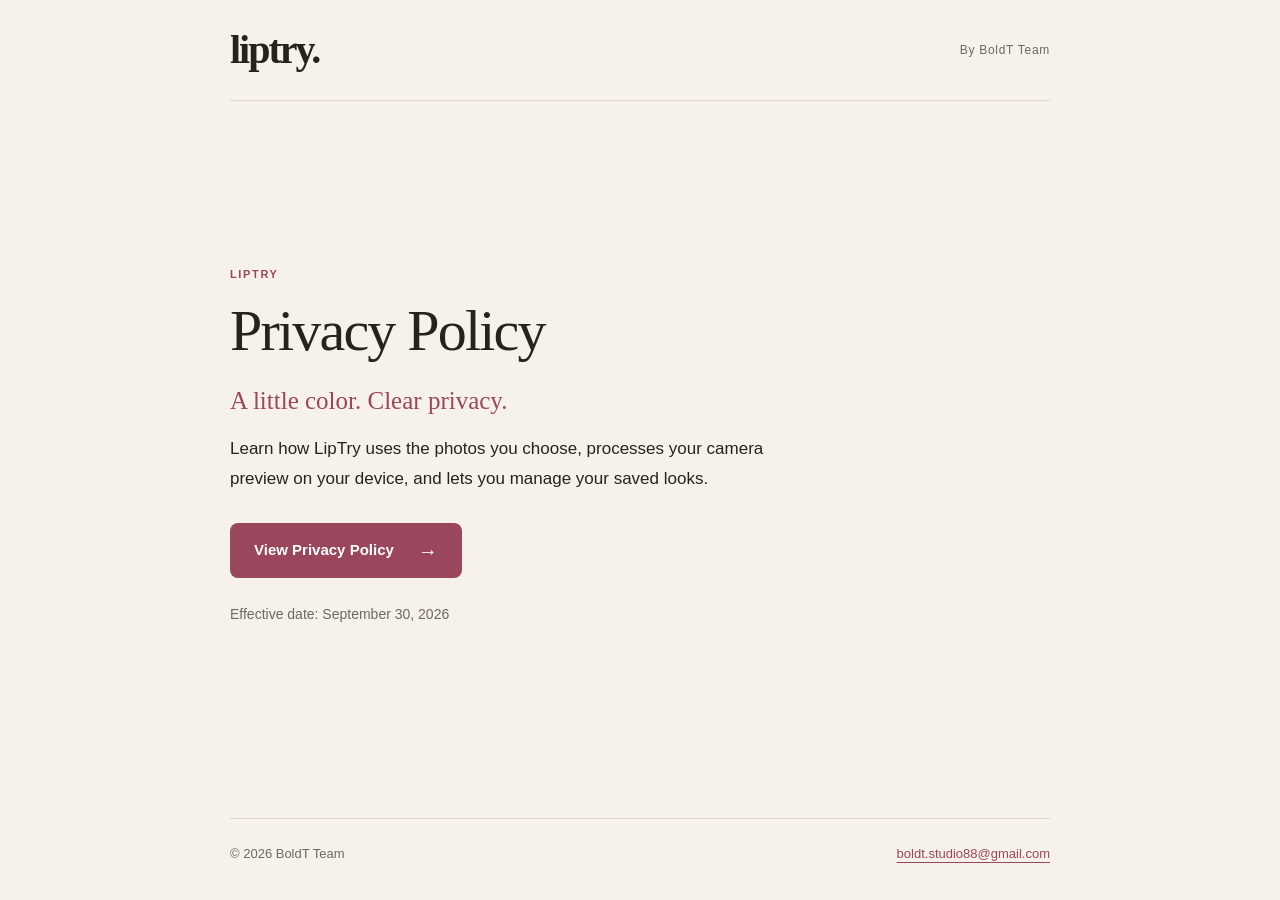
<file: index.html>
<!DOCTYPE html>
<html lang="en">
<head>
  <meta charset="UTF-8">
  <meta name="viewport" content="width=device-width, initial-scale=1">
  <meta name="description" content="Read the privacy policy for LipTry, a virtual lip color try-on app by BoldT Team.">
  <meta name="theme-color" content="#F7F2E9">
  <meta name="color-scheme" content="light">
  <title>LipTry | Privacy Policy</title>
  <link rel="canonical" href="https://micahraven95-prog.github.io/LipTry-Privacy/">
  <link rel="stylesheet" href="styles.css">
</head>
<body class="landing-page">
  <a class="skip-link" href="#main">Skip to content</a>
  <header class="site-header shell">
    <a class="wordmark" href="index.html" aria-label="LipTry home">liptry.</a>
    <span class="header-note">By BoldT Team</span>
  </header>
  <main id="main" class="shell landing-main">
    <div class="landing-content">
      <p class="eyebrow">LipTry</p>
      <h1>Privacy Policy</h1>
      <p class="landing-intro">A little color. Clear privacy.</p>
      <p>Learn how LipTry uses the photos you choose, processes your camera preview on your device, and lets you manage your saved looks.</p>
      <a class="button" href="privacy.html">View Privacy Policy <span aria-hidden="true">&rarr;</span></a>
      <p class="effective-date">Effective date: <time datetime="2026-09-30">September 30, 2026</time></p>
    </div>
  </main>
  <footer class="site-footer shell">
    <p>&copy; 2026 BoldT Team</p>
    <a href="mailto:boldt.studio88@gmail.com">boldt.studio88@gmail.com</a>
  </footer>
</body>
</html>
</file>
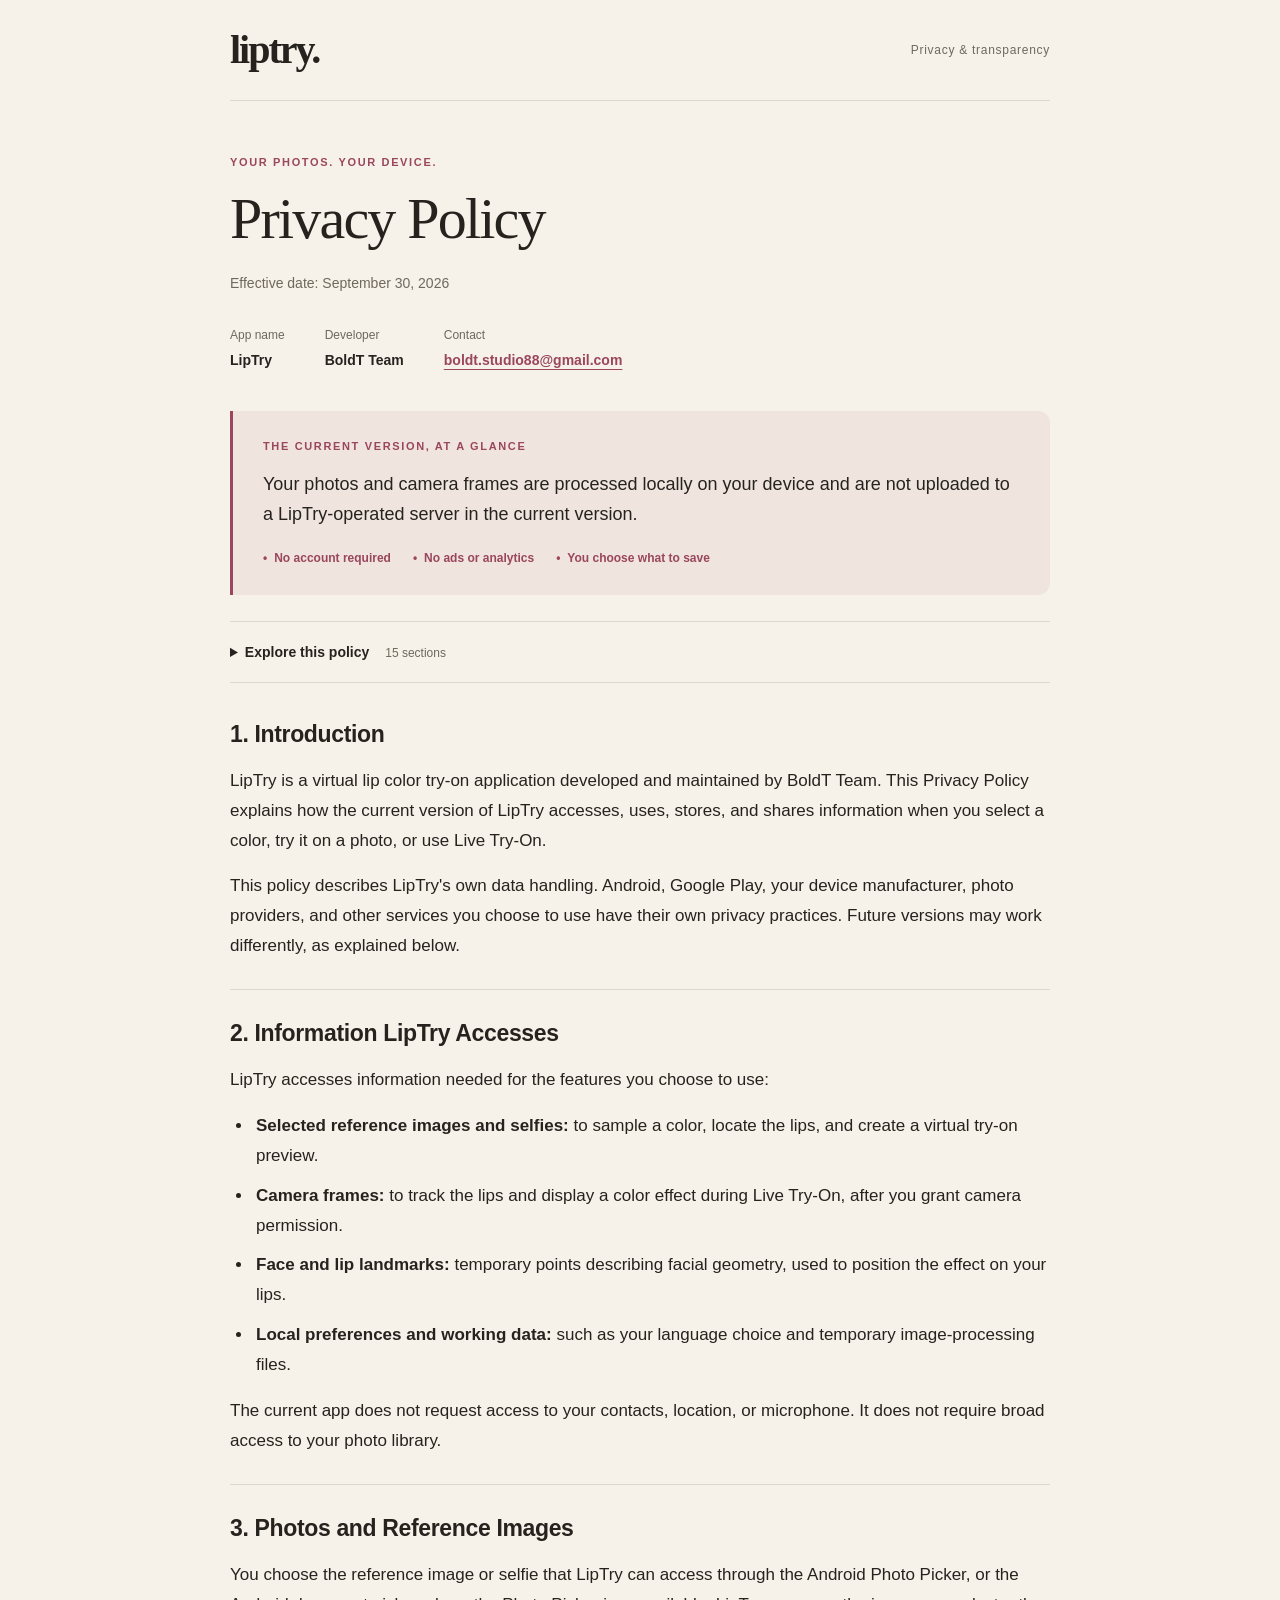
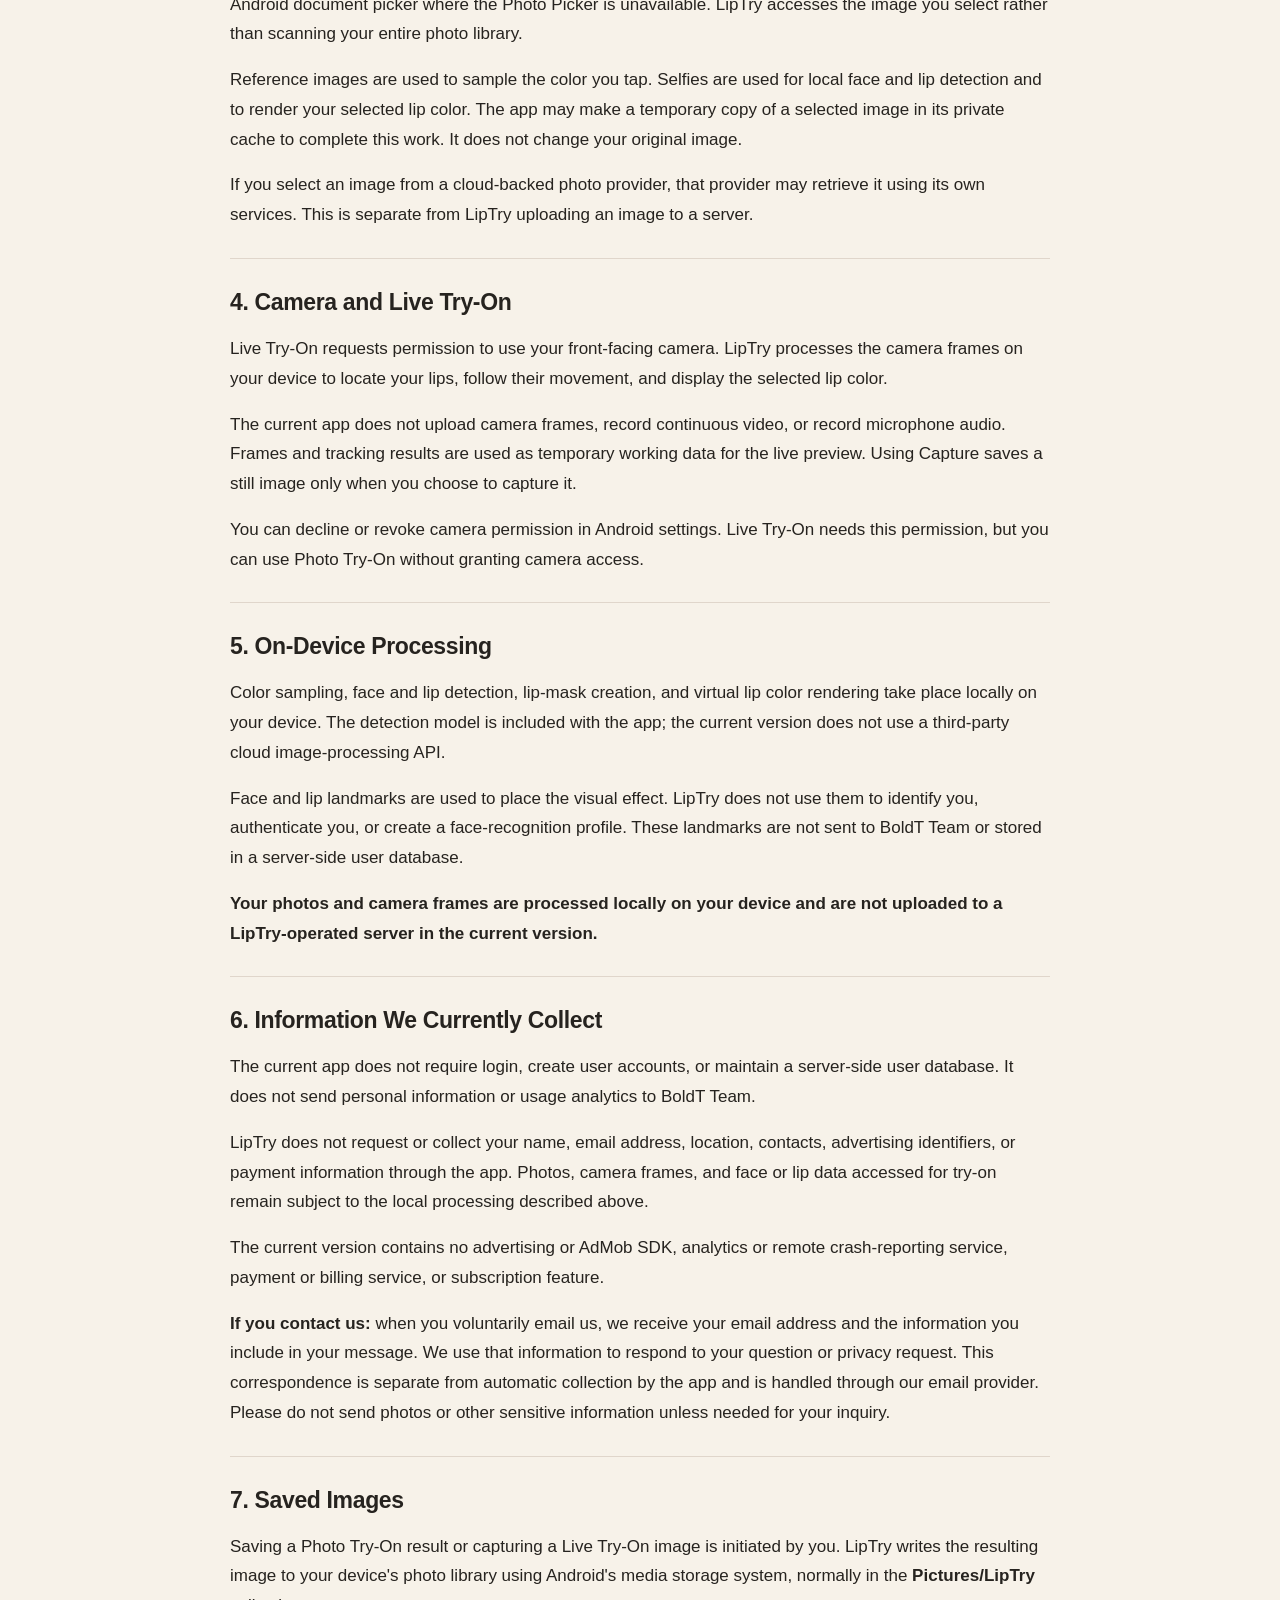
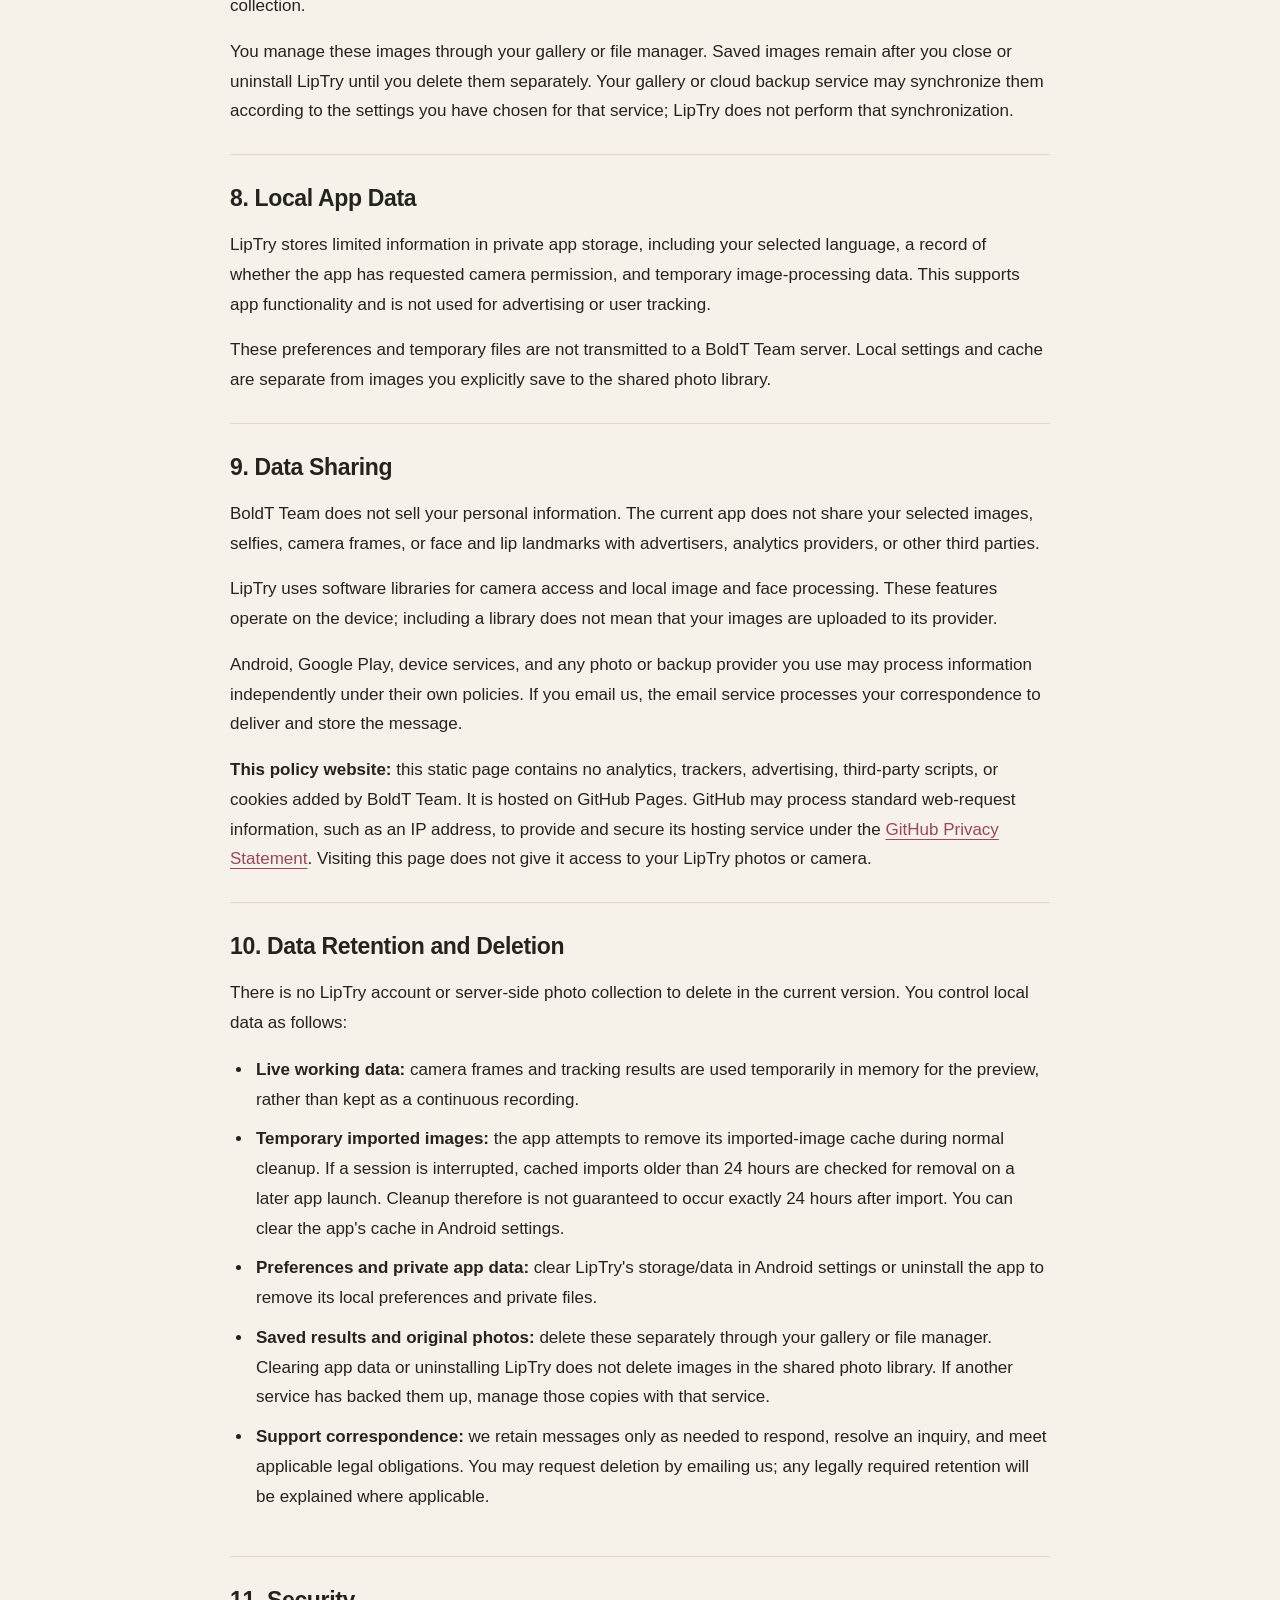
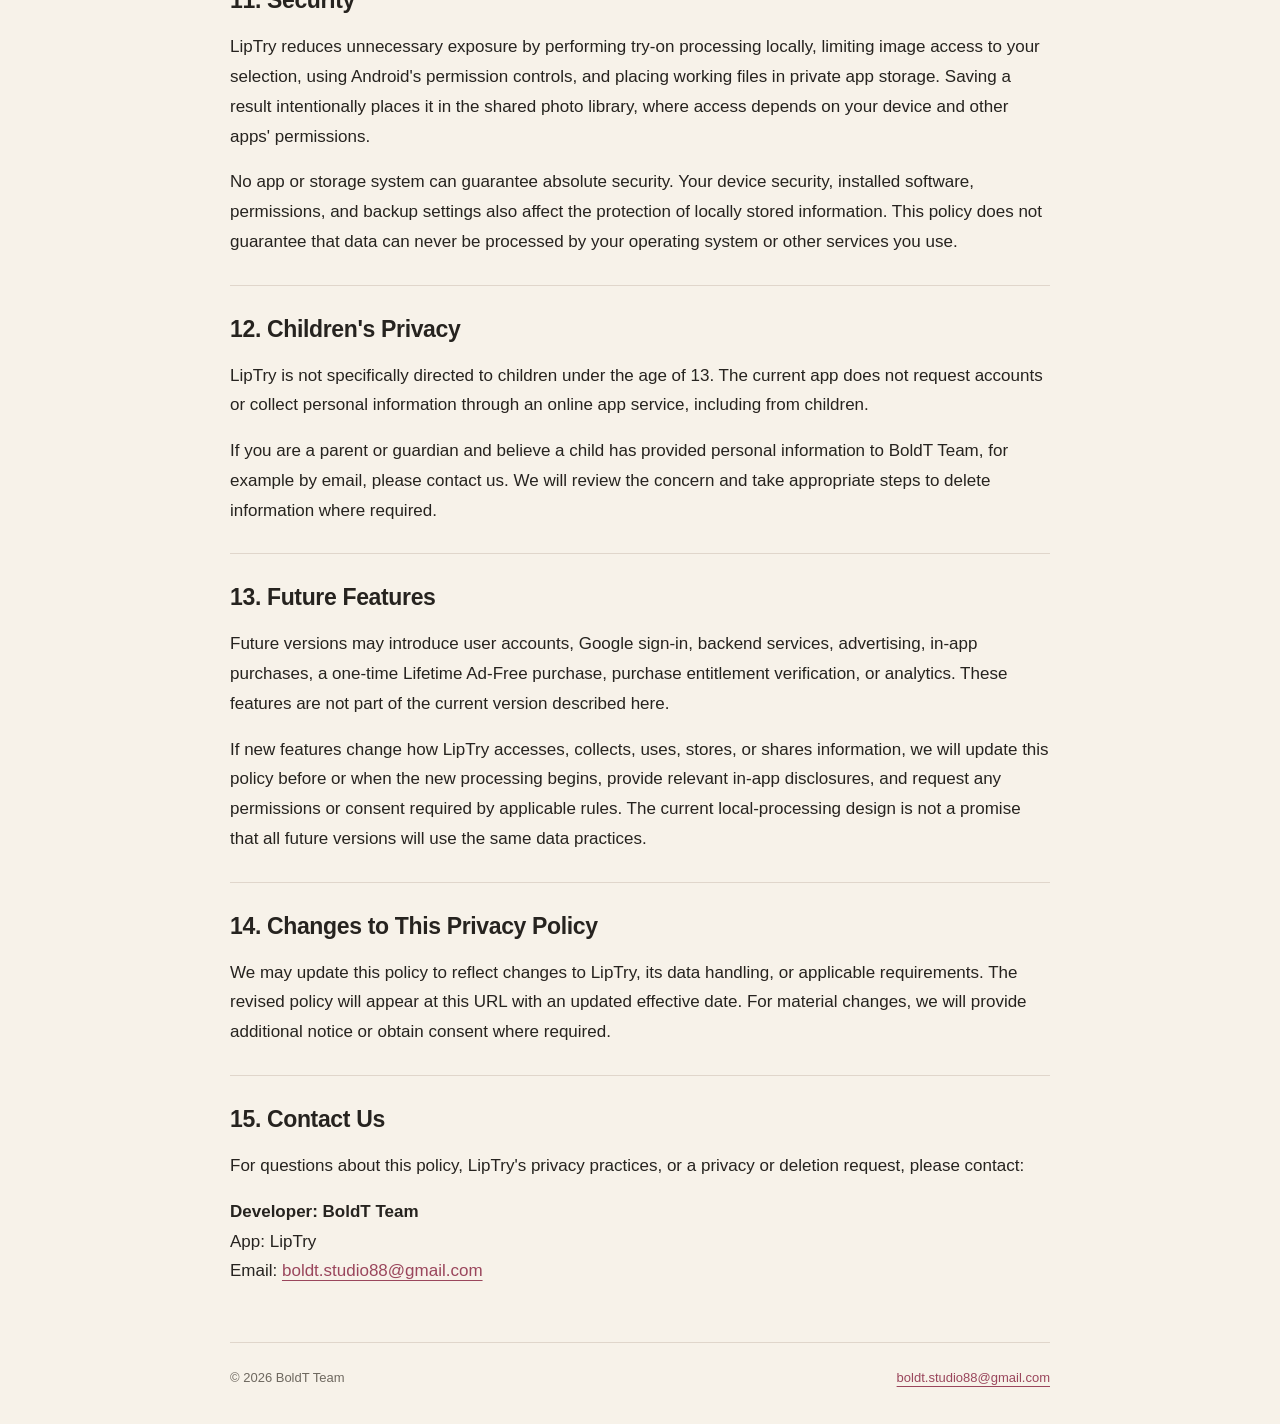
<file: privacy.html>
<!DOCTYPE html>
<html lang="en">
<head>
  <meta charset="UTF-8">
  <meta name="viewport" content="width=device-width, initial-scale=1">
  <meta name="description" content="Privacy Policy for the LipTry mobile application.">
  <meta name="theme-color" content="#F7F2E9">
  <meta name="color-scheme" content="light">
  <title>LipTry Privacy Policy</title>
  <link rel="canonical" href="https://micahraven95-prog.github.io/LipTry-Privacy/privacy.html">
  <link rel="stylesheet" href="styles.css">
</head>
<body>
  <a class="skip-link" href="#main">Skip to content</a>
  <header class="site-header shell">
    <a class="wordmark" href="index.html" aria-label="LipTry home">liptry.</a>
    <span class="header-note">Privacy &amp; transparency</span>
  </header>

  <main id="main" class="shell">
    <header class="page-heading">
      <p class="eyebrow">Your photos. Your device.</p>
      <h1>Privacy Policy</h1>
      <p class="effective-date">Effective date: <time datetime="2026-09-30">September 30, 2026</time></p>
      <dl class="policy-details">
        <div><dt>App name</dt><dd>LipTry</dd></div>
        <div><dt>Developer</dt><dd>BoldT Team</dd></div>
        <div><dt>Contact</dt><dd><a href="mailto:boldt.studio88@gmail.com">boldt.studio88@gmail.com</a></dd></div>
      </dl>
    </header>

    <aside class="privacy-summary" aria-label="Current version at a glance">
      <p class="eyebrow">The current version, at a glance</p>
      <p><strong>Your photos and camera frames are processed locally on your device and are not uploaded to a LipTry-operated server in the current version.</strong></p>
      <ul class="summary-list">
        <li>No account required</li>
        <li>No ads or analytics</li>
        <li>You choose what to save</li>
      </ul>
    </aside>

    <nav class="contents" aria-label="Privacy policy sections">
      <details>
        <summary>Explore this policy <span class="contents-count">15 sections</span></summary>
        <ol>
          <li><a href="#introduction">Introduction</a></li>
          <li><a href="#information-accessed">Information LipTry Accesses</a></li>
          <li><a href="#photos">Photos and Reference Images</a></li>
          <li><a href="#camera">Camera and Live Try-On</a></li>
          <li><a href="#on-device">On-Device Processing</a></li>
          <li><a href="#collection">Information We Currently Collect</a></li>
          <li><a href="#saved-images">Saved Images</a></li>
          <li><a href="#local-data">Local App Data</a></li>
          <li><a href="#sharing">Data Sharing</a></li>
          <li><a href="#retention">Data Retention and Deletion</a></li>
          <li><a href="#security">Security</a></li>
          <li><a href="#children">Children's Privacy</a></li>
          <li><a href="#future">Future Features</a></li>
          <li><a href="#changes">Changes to This Privacy Policy</a></li>
          <li><a href="#contact">Contact Us</a></li>
        </ol>
      </details>
    </nav>

    <article class="policy-body" aria-label="LipTry Privacy Policy">
      <section id="introduction" aria-labelledby="introduction-title">
        <h2 id="introduction-title">1. Introduction</h2>
        <p>LipTry is a virtual lip color try-on application developed and maintained by BoldT Team. This Privacy Policy explains how the current version of LipTry accesses, uses, stores, and shares information when you select a color, try it on a photo, or use Live Try-On.</p>
        <p>This policy describes LipTry's own data handling. Android, Google Play, your device manufacturer, photo providers, and other services you choose to use have their own privacy practices. Future versions may work differently, as explained below.</p>
      </section>

      <section id="information-accessed" aria-labelledby="information-accessed-title">
        <h2 id="information-accessed-title">2. Information LipTry Accesses</h2>
        <p>LipTry accesses information needed for the features you choose to use:</p>
        <ul>
          <li><strong>Selected reference images and selfies:</strong> to sample a color, locate the lips, and create a virtual try-on preview.</li>
          <li><strong>Camera frames:</strong> to track the lips and display a color effect during Live Try-On, after you grant camera permission.</li>
          <li><strong>Face and lip landmarks:</strong> temporary points describing facial geometry, used to position the effect on your lips.</li>
          <li><strong>Local preferences and working data:</strong> such as your language choice and temporary image-processing files.</li>
        </ul>
        <p>The current app does not request access to your contacts, location, or microphone. It does not require broad access to your photo library.</p>
      </section>

      <section id="photos" aria-labelledby="photos-title">
        <h2 id="photos-title">3. Photos and Reference Images</h2>
        <p>You choose the reference image or selfie that LipTry can access through the Android Photo Picker, or the Android document picker where the Photo Picker is unavailable. LipTry accesses the image you select rather than scanning your entire photo library.</p>
        <p>Reference images are used to sample the color you tap. Selfies are used for local face and lip detection and to render your selected lip color. The app may make a temporary copy of a selected image in its private cache to complete this work. It does not change your original image.</p>
        <p>If you select an image from a cloud-backed photo provider, that provider may retrieve it using its own services. This is separate from LipTry uploading an image to a server.</p>
      </section>

      <section id="camera" aria-labelledby="camera-title">
        <h2 id="camera-title">4. Camera and Live Try-On</h2>
        <p>Live Try-On requests permission to use your front-facing camera. LipTry processes the camera frames on your device to locate your lips, follow their movement, and display the selected lip color.</p>
        <p>The current app does not upload camera frames, record continuous video, or record microphone audio. Frames and tracking results are used as temporary working data for the live preview. Using Capture saves a still image only when you choose to capture it.</p>
        <p>You can decline or revoke camera permission in Android settings. Live Try-On needs this permission, but you can use Photo Try-On without granting camera access.</p>
      </section>

      <section id="on-device" aria-labelledby="on-device-title">
        <h2 id="on-device-title">5. On-Device Processing</h2>
        <p>Color sampling, face and lip detection, lip-mask creation, and virtual lip color rendering take place locally on your device. The detection model is included with the app; the current version does not use a third-party cloud image-processing API.</p>
        <p>Face and lip landmarks are used to place the visual effect. LipTry does not use them to identify you, authenticate you, or create a face-recognition profile. These landmarks are not sent to BoldT Team or stored in a server-side user database.</p>
        <p><strong>Your photos and camera frames are processed locally on your device and are not uploaded to a LipTry-operated server in the current version.</strong></p>
      </section>

      <section id="collection" aria-labelledby="collection-title">
        <h2 id="collection-title">6. Information We Currently Collect</h2>
        <p>The current app does not require login, create user accounts, or maintain a server-side user database. It does not send personal information or usage analytics to BoldT Team.</p>
        <p>LipTry does not request or collect your name, email address, location, contacts, advertising identifiers, or payment information through the app. Photos, camera frames, and face or lip data accessed for try-on remain subject to the local processing described above.</p>
        <p>The current version contains no advertising or AdMob SDK, analytics or remote crash-reporting service, payment or billing service, or subscription feature.</p>
        <p><strong>If you contact us:</strong> when you voluntarily email us, we receive your email address and the information you include in your message. We use that information to respond to your question or privacy request. This correspondence is separate from automatic collection by the app and is handled through our email provider. Please do not send photos or other sensitive information unless needed for your inquiry.</p>
      </section>

      <section id="saved-images" aria-labelledby="saved-images-title">
        <h2 id="saved-images-title">7. Saved Images</h2>
        <p>Saving a Photo Try-On result or capturing a Live Try-On image is initiated by you. LipTry writes the resulting image to your device's photo library using Android's media storage system, normally in the <strong>Pictures/LipTry</strong> collection.</p>
        <p>You manage these images through your gallery or file manager. Saved images remain after you close or uninstall LipTry until you delete them separately. Your gallery or cloud backup service may synchronize them according to the settings you have chosen for that service; LipTry does not perform that synchronization.</p>
      </section>

      <section id="local-data" aria-labelledby="local-data-title">
        <h2 id="local-data-title">8. Local App Data</h2>
        <p>LipTry stores limited information in private app storage, including your selected language, a record of whether the app has requested camera permission, and temporary image-processing data. This supports app functionality and is not used for advertising or user tracking.</p>
        <p>These preferences and temporary files are not transmitted to a BoldT Team server. Local settings and cache are separate from images you explicitly save to the shared photo library.</p>
      </section>

      <section id="sharing" aria-labelledby="sharing-title">
        <h2 id="sharing-title">9. Data Sharing</h2>
        <p>BoldT Team does not sell your personal information. The current app does not share your selected images, selfies, camera frames, or face and lip landmarks with advertisers, analytics providers, or other third parties.</p>
        <p>LipTry uses software libraries for camera access and local image and face processing. These features operate on the device; including a library does not mean that your images are uploaded to its provider.</p>
        <p>Android, Google Play, device services, and any photo or backup provider you use may process information independently under their own policies. If you email us, the email service processes your correspondence to deliver and store the message.</p>
        <p><strong>This policy website:</strong> this static page contains no analytics, trackers, advertising, third-party scripts, or cookies added by BoldT Team. It is hosted on GitHub Pages. GitHub may process standard web-request information, such as an IP address, to provide and secure its hosting service under the <a href="https://docs.github.com/en/site-policy/privacy-policies/github-general-privacy-statement" rel="noreferrer">GitHub Privacy Statement</a>. Visiting this page does not give it access to your LipTry photos or camera.</p>
      </section>

      <section id="retention" aria-labelledby="retention-title">
        <h2 id="retention-title">10. Data Retention and Deletion</h2>
        <p>There is no LipTry account or server-side photo collection to delete in the current version. You control local data as follows:</p>
        <ul>
          <li><strong>Live working data:</strong> camera frames and tracking results are used temporarily in memory for the preview, rather than kept as a continuous recording.</li>
          <li><strong>Temporary imported images:</strong> the app attempts to remove its imported-image cache during normal cleanup. If a session is interrupted, cached imports older than 24 hours are checked for removal on a later app launch. Cleanup therefore is not guaranteed to occur exactly 24 hours after import. You can clear the app's cache in Android settings.</li>
          <li><strong>Preferences and private app data:</strong> clear LipTry's storage/data in Android settings or uninstall the app to remove its local preferences and private files.</li>
          <li><strong>Saved results and original photos:</strong> delete these separately through your gallery or file manager. Clearing app data or uninstalling LipTry does not delete images in the shared photo library. If another service has backed them up, manage those copies with that service.</li>
          <li><strong>Support correspondence:</strong> we retain messages only as needed to respond, resolve an inquiry, and meet applicable legal obligations. You may request deletion by emailing us; any legally required retention will be explained where applicable.</li>
        </ul>
      </section>

      <section id="security" aria-labelledby="security-title">
        <h2 id="security-title">11. Security</h2>
        <p>LipTry reduces unnecessary exposure by performing try-on processing locally, limiting image access to your selection, using Android's permission controls, and placing working files in private app storage. Saving a result intentionally places it in the shared photo library, where access depends on your device and other apps' permissions.</p>
        <p>No app or storage system can guarantee absolute security. Your device security, installed software, permissions, and backup settings also affect the protection of locally stored information. This policy does not guarantee that data can never be processed by your operating system or other services you use.</p>
      </section>

      <section id="children" aria-labelledby="children-title">
        <h2 id="children-title">12. Children's Privacy</h2>
        <p>LipTry is not specifically directed to children under the age of 13. The current app does not request accounts or collect personal information through an online app service, including from children.</p>
        <p>If you are a parent or guardian and believe a child has provided personal information to BoldT Team, for example by email, please contact us. We will review the concern and take appropriate steps to delete information where required.</p>
      </section>

      <section id="future" aria-labelledby="future-title">
        <h2 id="future-title">13. Future Features</h2>
        <p>Future versions may introduce user accounts, Google sign-in, backend services, advertising, in-app purchases, a one-time Lifetime Ad-Free purchase, purchase entitlement verification, or analytics. These features are not part of the current version described here.</p>
        <p>If new features change how LipTry accesses, collects, uses, stores, or shares information, we will update this policy before or when the new processing begins, provide relevant in-app disclosures, and request any permissions or consent required by applicable rules. The current local-processing design is not a promise that all future versions will use the same data practices.</p>
      </section>

      <section id="changes" aria-labelledby="changes-title">
        <h2 id="changes-title">14. Changes to This Privacy Policy</h2>
        <p>We may update this policy to reflect changes to LipTry, its data handling, or applicable requirements. The revised policy will appear at this URL with an updated effective date. For material changes, we will provide additional notice or obtain consent where required.</p>
      </section>

      <section id="contact" aria-labelledby="contact-title" class="contact-section">
        <h2 id="contact-title">15. Contact Us</h2>
        <p>For questions about this policy, LipTry's privacy practices, or a privacy or deletion request, please contact:</p>
        <p><strong>Developer: BoldT Team</strong><br>App: LipTry<br>Email: <a href="mailto:boldt.studio88@gmail.com">boldt.studio88@gmail.com</a></p>
      </section>
    </article>
  </main>

  <footer class="site-footer shell">
    <p>&copy; 2026 BoldT Team</p>
    <a href="mailto:boldt.studio88@gmail.com">boldt.studio88@gmail.com</a>
  </footer>
</body>
</html>
</file>
<file: styles.css>
:root {
  color-scheme: light;
  --background: #f7f2e9;
  --text: #26231f;
  --secondary: #6e685f;
  --accent: #9a465c;
  --line: #e0d6cb;
  --rose-wash: #f0e4de;
}
* { box-sizing: border-box; }
html { scroll-padding-top: 24px; }
body {
  margin: 0; background: var(--background); color: var(--text);
  font-family: -apple-system, BlinkMacSystemFont, "Segoe UI", Arial, sans-serif;
  font-size: 17px; line-height: 1.75; -webkit-text-size-adjust: 100%;
}
.shell { width: min(820px, calc(100% - 48px)); margin-inline: auto; }
a { color: var(--accent); text-underline-offset: 4px; overflow-wrap: anywhere; }
a:hover { text-decoration-thickness: 2px; }
a:focus-visible, summary:focus-visible { outline: 3px solid var(--accent); outline-offset: 5px; border-radius: 2px; }
.skip-link { position: absolute; top: 12px; left: 12px; z-index: 2; padding: 8px 16px; background: var(--background); transform: translateY(-180%); }
.skip-link:focus { transform: translateY(0); }
.site-header { display: flex; justify-content: space-between; align-items: center; gap: 20px; padding-block: 30px; border-bottom: 1px solid var(--line); }
.wordmark { color: var(--text); font-family: Georgia, "Times New Roman", serif; font-size: 40px; font-weight: 700; line-height: 1; letter-spacing: -2px; text-decoration: none; }
.header-note { color: var(--secondary); font-size: 12px; letter-spacing: 0.06em; text-align: right; }
.page-heading { padding-block: 52px 30px; }
.eyebrow { color: var(--accent); font-size: 11px; font-weight: 700; letter-spacing: 0.15em; text-transform: uppercase; margin: 0 0 14px; }
h1 { font-family: Georgia, "Times New Roman", serif; font-size: clamp(40px, 7vw, 58px); font-weight: 400; letter-spacing: -1.8px; line-height: 1.15; margin: 0 0 18px; }
.effective-date { color: var(--secondary); font-size: 14px; margin: 0; }
.policy-details { display: flex; flex-wrap: wrap; column-gap: 40px; row-gap: 20px; margin: 30px 0 0; font-size: 14px; }
.policy-details div { min-width: 0; }
.policy-details dt { color: var(--secondary); font-size: 12px; }
.policy-details dd { margin: 2px 0 0; font-weight: 600; }
.privacy-summary { background: var(--rose-wash); padding: 26px 30px; border-left: 3px solid var(--accent); border-radius: 0 12px 12px 0; margin-block: 8px 26px; }
.privacy-summary p:not(.eyebrow) { margin: 0; font-size: 18px; line-height: 1.65; }
.privacy-summary strong { font-weight: 500; }
.summary-list { display: flex; flex-wrap: wrap; gap: 6px 22px; margin: 18px 0 0; padding: 0; list-style: none; color: var(--accent); font-size: 12px; font-weight: 600; }
.summary-list li::before { content: "\2022"; margin-right: 7px; }
.contents { border-block: 1px solid var(--line); padding-block: 18px; margin-bottom: 8px; font-size: 14px; }
summary { cursor: pointer; font-weight: 600; }
.contents-count { color: var(--secondary); font-weight: 400; margin-left: 12px; font-size: 12px; }
.contents ol { columns: 2; column-gap: 40px; padding-left: 24px; margin-bottom: 4px; }
.contents li { break-inside: avoid; padding-block: 5px; }
.contents a { color: var(--text); }
.policy-body section { padding-block: 28px; border-bottom: 1px solid var(--line); }
h2 { font-size: 23px; line-height: 1.35; font-weight: 600; letter-spacing: -0.35px; margin: 0 0 16px; }
p { margin: 0 0 16px; }
p:last-child { margin-bottom: 0; }
ul { padding-left: 23px; }
.policy-body li { padding-left: 3px; margin-block: 10px; }
.policy-body strong { font-weight: 600; }
.contact-section { border-bottom: 0 !important; }
.site-footer { display: flex; flex-wrap: wrap; justify-content: space-between; gap: 8px 24px; border-top: 1px solid var(--line); padding-block: 24px 34px; margin-top: 28px; color: var(--secondary); font-size: 13px; }
.site-footer p { margin: 0; }
.landing-page { min-height: 100vh; min-height: 100svh; display: flex; flex-direction: column; }
.landing-main { display: flex; align-items: center; flex: 1; padding-block: 64px; }
.landing-content { max-width: 590px; }
.landing-intro { color: var(--accent); font-family: Georgia, "Times New Roman", serif; font-size: 25px; line-height: 1.4; }
.button { display: inline-flex; align-items: center; justify-content: center; gap: 24px; background: var(--accent); color: #fff; text-decoration: none; font-size: 15px; font-weight: 600; line-height: 1.5; padding: 16px 24px; border-radius: 8px; margin-block: 14px 24px; }
.button:hover { background: #81384c; }
.button span { font-size: 20px; line-height: 1; }
@media (max-width: 540px) {
  body { font-size: 16px; line-height: 1.75; }
  .shell { width: calc(100% - 40px); }
  .site-header { padding-block: 25px; gap: 12px; }
  .wordmark { font-size: 36px; }
  .header-note { max-width: 130px; font-size: 11px; }
  .page-heading { padding-top: 36px; }
  .policy-details { column-gap: 30px; }
  .privacy-summary { padding: 22px 20px; }
  .privacy-summary p:not(.eyebrow) { font-size: 17px; }
  .summary-list { display: block; }
  .summary-list li + li { margin-top: 5px; }
  .contents ol { columns: 1; }
  .contents-count { margin-left: 7px; }
  h2 { font-size: 21px; }
  .policy-body section { padding-block: 25px; }
  .landing-main { padding-block: 48px; }
  .site-footer { flex-direction: column; }
}
@media print {
  body { background: white; color: black; font-size: 11pt; }
  .shell { width: 100%; max-width: none; }
  .skip-link, .contents, .header-note { display: none; }
  .site-header, .page-heading, .site-footer { padding-block: 12px; }
  .privacy-summary { background: transparent; border: 1px solid #aaa; }
  h2 { break-after: avoid; }
  a { color: inherit; }
}
</file>
